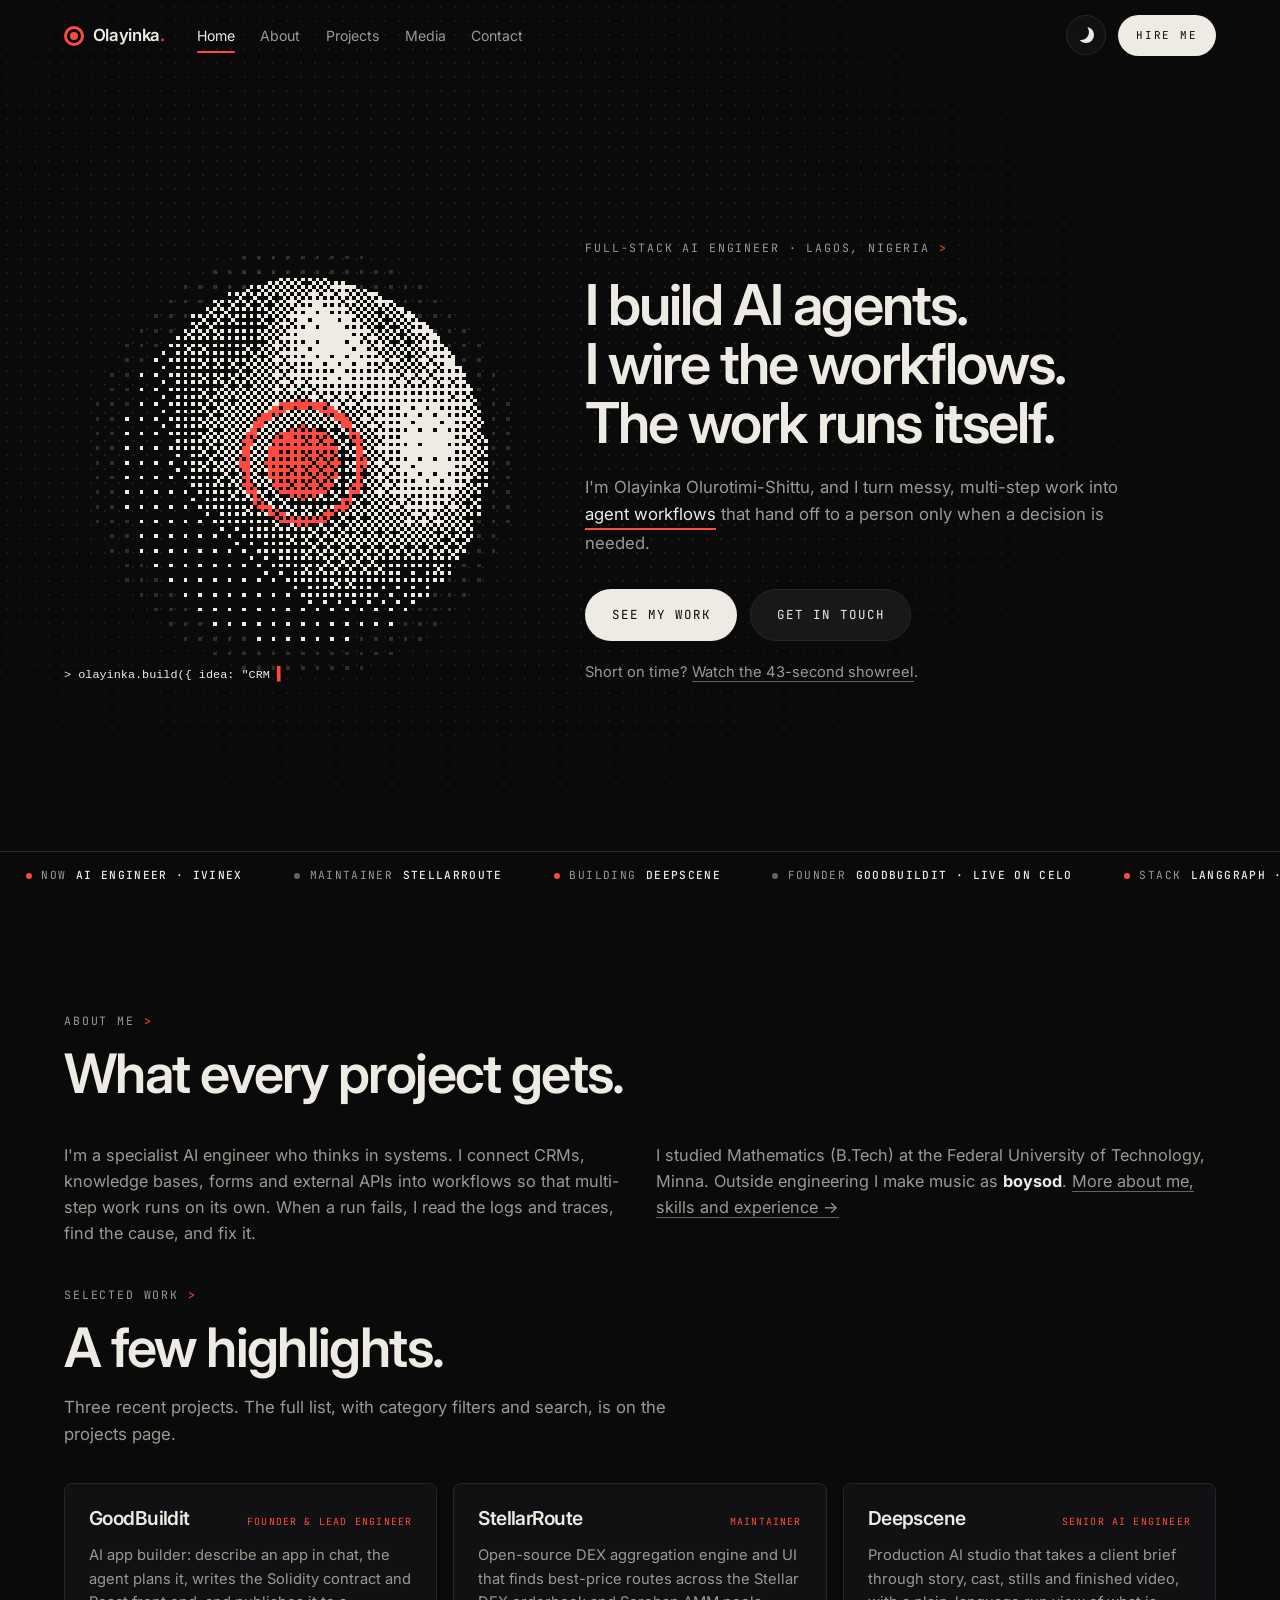
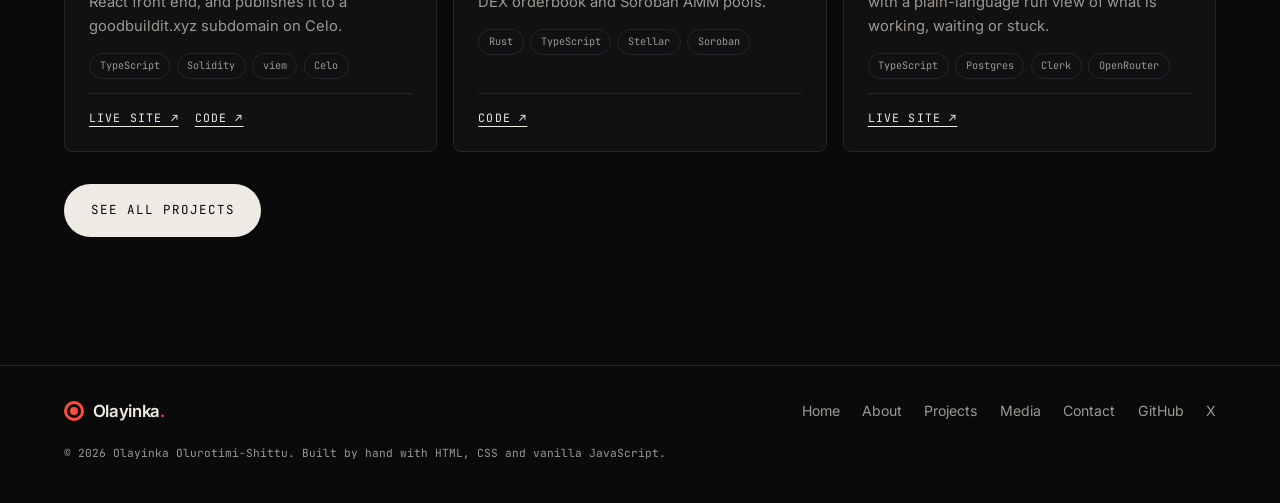
<file: index.html>
<!DOCTYPE html>
<html lang="en" data-theme="dark">
<head>
  <!-- =========================================================
       Olayinka Olurotimi-Shittu — Personal Portfolio
       Plain HTML + CSS + vanilla JavaScript (no framework).
       Multi-page site: each HTML file is one page; they share
       the same header, footer, CSS and JavaScript.
       Web Technologies – Lab Assessment
       ========================================================= -->
  <meta charset="UTF-8" />
  <meta name="viewport" content="width=device-width, initial-scale=1.0" />
  <title>Olayinka Olurotimi-Shittu — AI Engineer</title>
  <meta name="description" content="Portfolio of Olayinka Olurotimi-Shittu, a Lagos-based full-stack AI engineer who builds agent workflows, RAG systems and on-chain apps." />
  <meta name="theme-color" content="#0a0a0b" />
  <link rel="icon" href="assets/img/favicon.svg" type="image/svg+xml" />

  <!-- Fonts: Inter for headings/body, JetBrains Mono for the terminal-style labels -->
  <link rel="preconnect" href="https://fonts.googleapis.com" />
  <link rel="preconnect" href="https://fonts.gstatic.com" crossorigin />
  <link href="https://fonts.googleapis.com/css2?family=Inter:wght@400;500;600;700&family=JetBrains+Mono:wght@400;500&display=swap" rel="stylesheet" />

  <link rel="stylesheet" href="css/style.css" />

  <!-- Apply the saved theme BEFORE the page paints, so there is no flash of the wrong theme -->
  <script>
    (function () {
      document.documentElement.classList.add('js');
      var saved = localStorage.getItem('theme');
      if (saved) document.documentElement.setAttribute('data-theme', saved);
    })();
  </script>
</head>
<body>
  <!-- Thin bar at the very top that fills as the page is scrolled -->
  <div class="scroll-progress" id="scrollProgress" aria-hidden="true"></div>
  <!-- ===================== HEADER / NAVIGATION (same on every page) ===================== -->
  <header class="site-header" id="siteHeader">
    <div class="container header-inner">
      <a href="index.html" class="brand" aria-label="Back to the home page">
        <span class="brand-mark" aria-hidden="true"></span>
        <span class="brand-name">Olayinka<span class="brand-dot">.</span></span>
      </a>

      <nav class="main-nav" id="mainNav" aria-label="Main navigation">
        <ul class="nav-list">
          <li><a href="index.html" class="nav-link is-active" aria-current="page">Home</a></li>
          <li><a href="about.html" class="nav-link">About</a></li>
          <li><a href="projects.html" class="nav-link">Projects</a></li>
          <li><a href="media.html" class="nav-link">Media</a></li>
          <li><a href="contact.html" class="nav-link">Contact</a></li>
        </ul>
      </nav>

      <div class="header-actions">
        <button class="icon-btn" id="themeToggle" type="button" aria-label="Switch to light theme" title="Toggle theme">
          <span class="theme-icon" aria-hidden="true"></span>
        </button>
        <a href="contact.html" class="btn btn-solid btn-sm hide-mobile">Hire me</a>
        <button class="menu-toggle" id="menuToggle" type="button" aria-label="Open menu" aria-expanded="false" aria-controls="mainNav">
          <span></span><span></span><span></span>
        </button>
      </div>
    </div>
  </header>
  <main>
    <!-- ===================== HERO ===================== -->
    <section class="hero" id="home">
      <div class="dot-grid" aria-hidden="true"></div>
      <div class="container hero-inner">
        <div class="hero-art">
          <!-- Drawn by JavaScript: a rotating sphere rendered with ordered (Bayer) dithering -->
          <canvas id="ditherCanvas" class="dither-canvas" width="440" height="440" aria-label="Animated dithered sphere illustration" role="img"></canvas>
          <!-- Terminal snippet: JavaScript types these lines out one character at a time -->
          <pre class="terminal" id="terminal" aria-live="off"><code id="terminalText"></code><span class="caret" aria-hidden="true">▌</span></pre>
        </div>

        <div class="hero-copy">
          <p class="eyebrow reveal">Full-stack AI engineer · Lagos, Nigeria <span class="accent">&gt;</span></p>
          <h1 class="hero-title reveal">
            I build AI agents.<br />
            I wire the workflows.<br />
            The work runs itself.
          </h1>
          <p class="hero-sub reveal">
            I'm Olayinka Olurotimi-Shittu, and I turn messy, multi-step work into
            <span class="rotator" id="roleRotator" aria-live="polite">agent workflows</span>
            that hand off to a person only when a decision is needed.
          </p>
          <div class="hero-cta reveal">
            <a href="projects.html" class="btn btn-solid">See my work</a>
            <a href="contact.html" class="btn btn-ghost">Get in touch</a>
          </div>
          <p class="hero-note reveal">Short on time? <a href="media.html" class="underline">Watch the 43-second showreel</a>.</p>
        </div>
      </div>

      <!-- Ticker: JavaScript duplicates the items so the loop is seamless -->
      <div class="ticker" aria-label="Highlights">
        <div class="ticker-rail" id="tickerRail">
          <span class="tick"><i></i>NOW <b>AI ENGINEER · IVINEX</b></span>
          <span class="tick"><i></i>MAINTAINER <b>STELLARROUTE</b></span>
          <span class="tick"><i></i>BUILDING <b>DEEPSCENE</b></span>
          <span class="tick"><i></i>FOUNDER <b>GOODBUILDIT · LIVE ON CELO</b></span>
          <span class="tick"><i></i>STACK <b>LANGGRAPH · FASTAPI · TYPESCRIPT · SOLIDITY</b></span>
          <span class="tick"><i></i>MUSIC <b>BOYSOD</b></span>
        </div>
      </div>
    </section>

    <!-- ===================== SHORT INTRO + HIGHLIGHTS ===================== -->
    <section class="section" id="intro">
      <div class="container">
        <p class="label reveal">About me <span class="accent">&gt;</span></p>
        <h2 class="section-title reveal">What every project gets.</h2>
        <div class="about-intro reveal">
          <p>
            I'm a specialist AI engineer who thinks in systems. I connect CRMs, knowledge bases,
            forms and external APIs into workflows so that multi-step work runs on its own. When a
            run fails, I read the logs and traces, find the cause, and fix it.
          </p>
          <p>
            I studied Mathematics (B.Tech) at the Federal University of Technology, Minna. Outside
            engineering I make music as <strong>boysod</strong>.
            <a href="about.html" class="underline">More about me, skills and experience →</a>
          </p>
        </div>

        <p class="label reveal">Selected work <span class="accent">&gt;</span></p>
        <h2 class="section-title reveal">A few highlights.</h2>
        <p class="page-lede reveal">Three recent projects. The full list, with category filters and search, is on the projects page.</p>
        <!-- Cards are generated by JavaScript from the PROJECTS array in js/data.js -->
        <div class="project-grid" id="highlightGrid"></div>
        <div class="highlights-foot reveal">
          <a href="projects.html" class="btn btn-solid">See all projects</a>
        </div>
      </div>
    </section>
  </main>

  <!-- ===================== FOOTER (same on every page) ===================== -->
  <footer class="site-footer">
    <div class="container footer-inner">
      <a href="index.html" class="brand"><span class="brand-mark" aria-hidden="true"></span><span class="brand-name">Olayinka<span class="brand-dot">.</span></span></a>
      <nav class="footer-links" aria-label="Footer">
        <a href="index.html">Home</a><a href="about.html">About</a><a href="projects.html">Projects</a><a href="media.html">Media</a><a href="contact.html">Contact</a>
        <a href="https://github.com/yinkscss" target="_blank" rel="noopener">GitHub</a>
        <a href="https://x.com/boysod_" target="_blank" rel="noopener">X</a>
      </nav>
    </div>
    <div class="container">
      <p class="footer-note mono-copy">© <span id="year"></span> Olayinka Olurotimi-Shittu. Built by hand with HTML, CSS and vanilla JavaScript.</p>
    </div>
  </footer>

  <button class="back-to-top" id="backToTop" type="button" aria-label="Back to top">↑</button>

  <!-- Scripts: data first, then the logic that uses it. "defer" runs them after the HTML is parsed.
       The same two files are loaded on every page; each feature in main.js starts only if its markup is present. -->
  <script src="js/data.js" defer></script>
  <script src="js/main.js" defer></script>
</body>
</html>
</file>
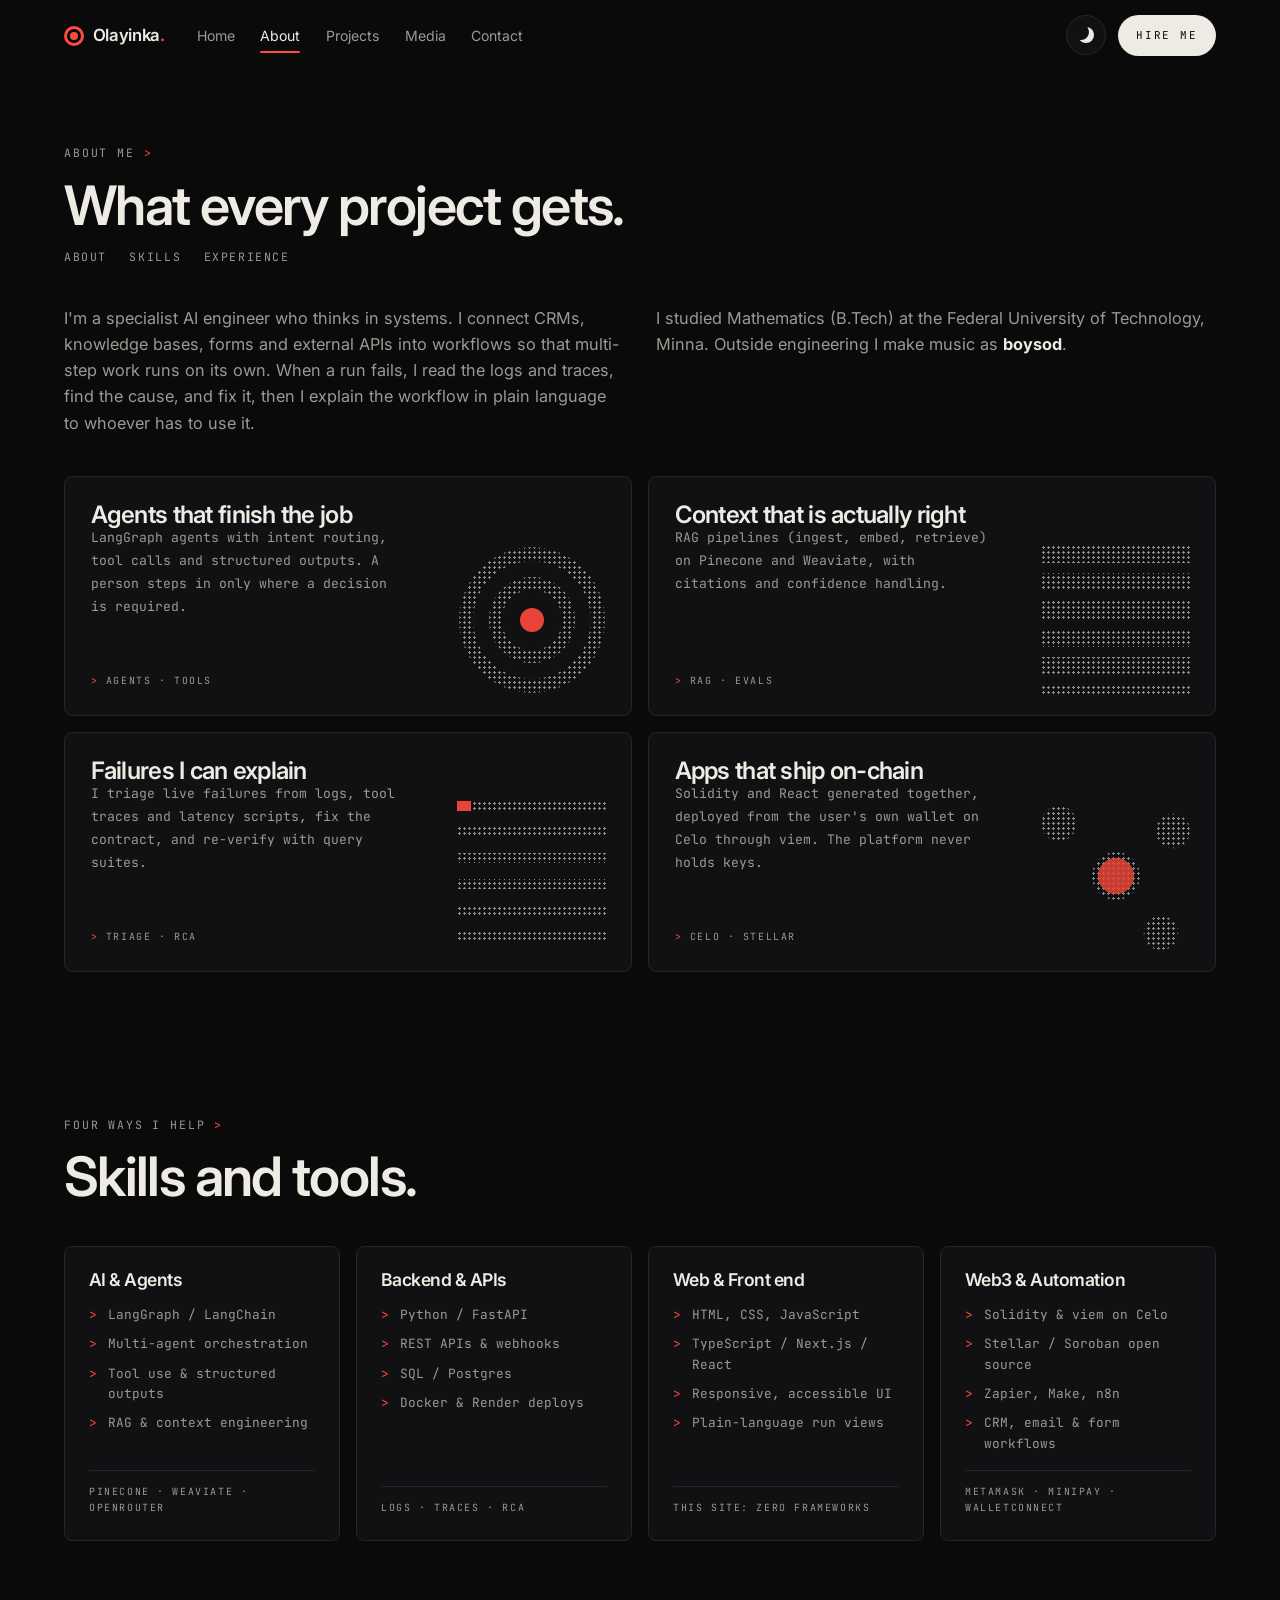
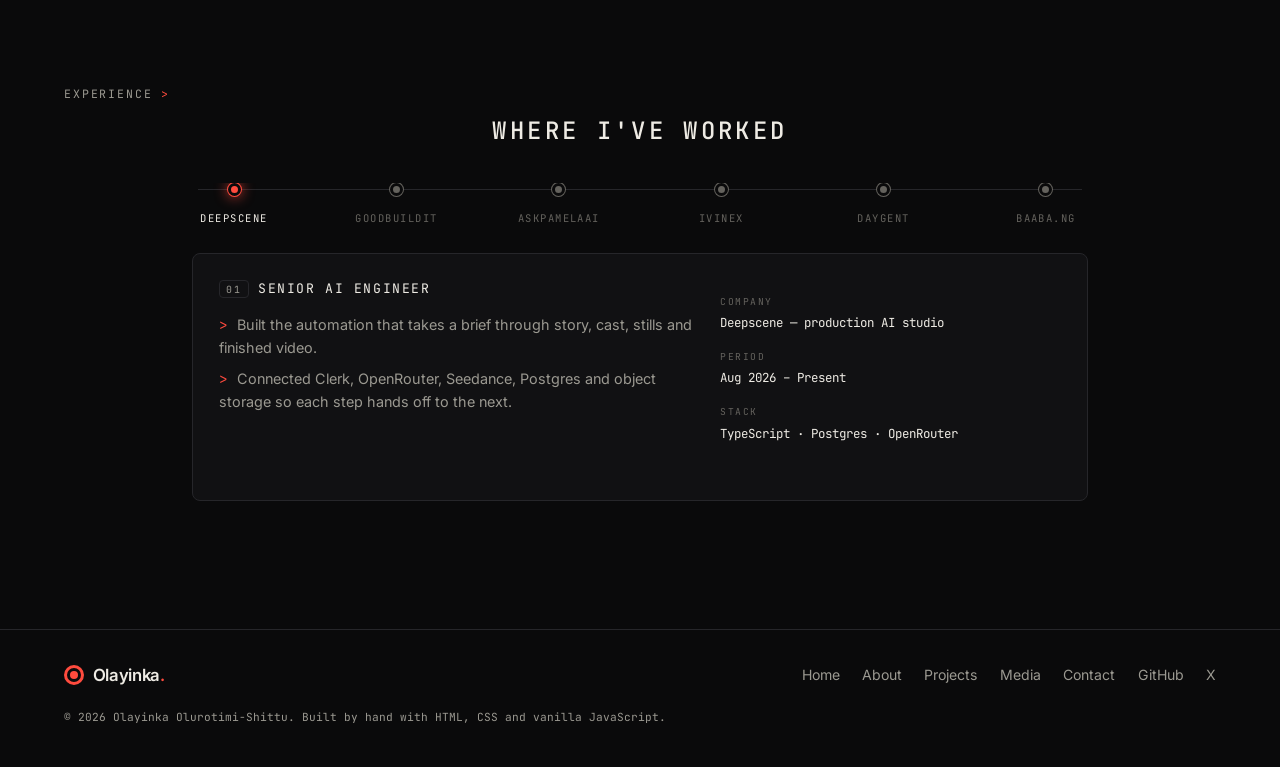
<file: about.html>
<!DOCTYPE html>
<html lang="en" data-theme="dark">
<head>
  <!-- =========================================================
       Olayinka Olurotimi-Shittu — Personal Portfolio
       Plain HTML + CSS + vanilla JavaScript (no framework).
       Multi-page site: each HTML file is one page; they share
       the same header, footer, CSS and JavaScript.
       Web Technologies – Lab Assessment
       ========================================================= -->
  <meta charset="UTF-8" />
  <meta name="viewport" content="width=device-width, initial-scale=1.0" />
  <title>About — Olayinka Olurotimi-Shittu</title>
  <meta name="description" content="About, skills and experience of Olayinka Olurotimi-Shittu, a Lagos-based full-stack AI engineer." />
  <meta name="theme-color" content="#0a0a0b" />
  <link rel="icon" href="assets/img/favicon.svg" type="image/svg+xml" />

  <!-- Fonts: Inter for headings/body, JetBrains Mono for the terminal-style labels -->
  <link rel="preconnect" href="https://fonts.googleapis.com" />
  <link rel="preconnect" href="https://fonts.gstatic.com" crossorigin />
  <link href="https://fonts.googleapis.com/css2?family=Inter:wght@400;500;600;700&family=JetBrains+Mono:wght@400;500&display=swap" rel="stylesheet" />

  <link rel="stylesheet" href="css/style.css" />

  <!-- Apply the saved theme BEFORE the page paints, so there is no flash of the wrong theme -->
  <script>
    (function () {
      document.documentElement.classList.add('js');
      var saved = localStorage.getItem('theme');
      if (saved) document.documentElement.setAttribute('data-theme', saved);
    })();
  </script>
</head>
<body>
  <!-- Thin bar at the very top that fills as the page is scrolled -->
  <div class="scroll-progress" id="scrollProgress" aria-hidden="true"></div>
  <!-- ===================== HEADER / NAVIGATION (same on every page) ===================== -->
  <header class="site-header" id="siteHeader">
    <div class="container header-inner">
      <a href="index.html" class="brand" aria-label="Back to the home page">
        <span class="brand-mark" aria-hidden="true"></span>
        <span class="brand-name">Olayinka<span class="brand-dot">.</span></span>
      </a>

      <nav class="main-nav" id="mainNav" aria-label="Main navigation">
        <ul class="nav-list">
          <li><a href="index.html" class="nav-link">Home</a></li>
          <li><a href="about.html" class="nav-link is-active" aria-current="page">About</a></li>
          <li><a href="projects.html" class="nav-link">Projects</a></li>
          <li><a href="media.html" class="nav-link">Media</a></li>
          <li><a href="contact.html" class="nav-link">Contact</a></li>
        </ul>
      </nav>

      <div class="header-actions">
        <button class="icon-btn" id="themeToggle" type="button" aria-label="Switch to light theme" title="Toggle theme">
          <span class="theme-icon" aria-hidden="true"></span>
        </button>
        <a href="contact.html" class="btn btn-solid btn-sm hide-mobile">Hire me</a>
        <button class="menu-toggle" id="menuToggle" type="button" aria-label="Open menu" aria-expanded="false" aria-controls="mainNav">
          <span></span><span></span><span></span>
        </button>
      </div>
    </div>
  </header>
  <main>
    <!-- ===================== ABOUT ===================== -->
    <section class="section page-start" id="about">
      <div class="container">
        <p class="label reveal">About me <span class="accent">&gt;</span></p>
        <h1 class="section-title reveal">What every project gets.</h1>
        <nav class="page-jump reveal" aria-label="On this page">
          <a href="#about">About</a>
          <a href="#skills">Skills</a>
          <a href="#experience">Experience</a>
        </nav>

        <div class="about-intro reveal">
          <p>
            I'm a specialist AI engineer who thinks in systems. I connect CRMs, knowledge bases,
            forms and external APIs into workflows so that multi-step work runs on its own. When a
            run fails, I read the logs and traces, find the cause, and fix it, then I explain the
            workflow in plain language to whoever has to use it.
          </p>
          <p>
            I studied Mathematics (B.Tech) at the Federal University of Technology, Minna. Outside
            engineering I make music as <strong>boysod</strong>.
          </p>
        </div>

        <div class="card-grid two">
          <article class="feature-card reveal">
            <div class="feature-text">
              <h2>Agents that finish the job</h2>
              <p class="mono-copy">LangGraph agents with intent routing, tool calls and structured outputs. A person steps in only where a decision is required.</p>
            </div>
            <div class="feature-art art-rings" aria-hidden="true"></div>
            <p class="card-tag"><span class="accent">&gt;</span> AGENTS · TOOLS</p>
          </article>
          <article class="feature-card reveal">
            <div class="feature-text">
              <h2>Context that is actually right</h2>
              <p class="mono-copy">RAG pipelines (ingest, embed, retrieve) on Pinecone and Weaviate, with citations and confidence handling.</p>
            </div>
            <div class="feature-art art-stack" aria-hidden="true"></div>
            <p class="card-tag"><span class="accent">&gt;</span> RAG · EVALS</p>
          </article>
          <article class="feature-card reveal">
            <div class="feature-text">
              <h2>Failures I can explain</h2>
              <p class="mono-copy">I triage live failures from logs, tool traces and latency scripts, fix the contract, and re-verify with query suites.</p>
            </div>
            <div class="feature-art art-list" aria-hidden="true"></div>
            <p class="card-tag"><span class="accent">&gt;</span> TRIAGE · RCA</p>
          </article>
          <article class="feature-card reveal">
            <div class="feature-text">
              <h2>Apps that ship on-chain</h2>
              <p class="mono-copy">Solidity and React generated together, deployed from the user's own wallet on Celo through viem. The platform never holds keys.</p>
            </div>
            <div class="feature-art art-orbit" aria-hidden="true"></div>
            <p class="card-tag"><span class="accent">&gt;</span> CELO · STELLAR</p>
          </article>
        </div>
      </div>
    </section>

    <!-- ===================== SKILLS ===================== -->
    <section class="section" id="skills">
      <div class="container">
        <p class="label reveal">Four ways I help <span class="accent">&gt;</span></p>
        <h2 class="section-title reveal">Skills and tools.</h2>
        <div class="card-grid four">
          <article class="skill-card reveal">
            <h3>AI &amp; Agents</h3>
            <ul class="chev-list">
              <li>LangGraph / LangChain</li>
              <li>Multi-agent orchestration</li>
              <li>Tool use &amp; structured outputs</li>
              <li>RAG &amp; context engineering</li>
            </ul>
            <p class="skill-meta">Pinecone · Weaviate · OpenRouter</p>
          </article>
          <article class="skill-card reveal">
            <h3>Backend &amp; APIs</h3>
            <ul class="chev-list">
              <li>Python / FastAPI</li>
              <li>REST APIs &amp; webhooks</li>
              <li>SQL / Postgres</li>
              <li>Docker &amp; Render deploys</li>
            </ul>
            <p class="skill-meta">Logs · traces · RCA</p>
          </article>
          <article class="skill-card reveal">
            <h3>Web &amp; Front end</h3>
            <ul class="chev-list">
              <li>HTML, CSS, JavaScript</li>
              <li>TypeScript / Next.js / React</li>
              <li>Responsive, accessible UI</li>
              <li>Plain-language run views</li>
            </ul>
            <p class="skill-meta">This site: zero frameworks</p>
          </article>
          <article class="skill-card reveal">
            <h3>Web3 &amp; Automation</h3>
            <ul class="chev-list">
              <li>Solidity &amp; viem on Celo</li>
              <li>Stellar / Soroban open source</li>
              <li>Zapier, Make, n8n</li>
              <li>CRM, email &amp; form workflows</li>
            </ul>
            <p class="skill-meta">MetaMask · MiniPay · WalletConnect</p>
          </article>
        </div>
      </div>
    </section>

    <!-- ===================== EXPERIENCE (interactive stepper) ===================== -->
    <section class="section" id="experience">
      <div class="container">
        <p class="label reveal">Experience <span class="accent">&gt;</span></p>
        <h2 class="section-title center reveal">WHERE I'VE WORKED</h2>
        <!-- JavaScript builds the dots and fills the panel from the experience array -->
        <div class="stepper reveal" id="stepper">
          <div class="stepper-track" id="stepperTrack" role="tablist" aria-label="Roles"></div>
          <div class="stepper-panel" id="stepperPanel" role="tabpanel" aria-live="polite"></div>
        </div>
      </div>
    </section>
  </main>

  <!-- ===================== FOOTER (same on every page) ===================== -->
  <footer class="site-footer">
    <div class="container footer-inner">
      <a href="index.html" class="brand"><span class="brand-mark" aria-hidden="true"></span><span class="brand-name">Olayinka<span class="brand-dot">.</span></span></a>
      <nav class="footer-links" aria-label="Footer">
        <a href="index.html">Home</a><a href="about.html">About</a><a href="projects.html">Projects</a><a href="media.html">Media</a><a href="contact.html">Contact</a>
        <a href="https://github.com/yinkscss" target="_blank" rel="noopener">GitHub</a>
        <a href="https://x.com/boysod_" target="_blank" rel="noopener">X</a>
      </nav>
    </div>
    <div class="container">
      <p class="footer-note mono-copy">© <span id="year"></span> Olayinka Olurotimi-Shittu. Built by hand with HTML, CSS and vanilla JavaScript.</p>
    </div>
  </footer>

  <button class="back-to-top" id="backToTop" type="button" aria-label="Back to top">↑</button>

  <!-- Scripts: data first, then the logic that uses it. "defer" runs them after the HTML is parsed.
       The same two files are loaded on every page; each feature in main.js starts only if its markup is present. -->
  <script src="js/data.js" defer></script>
  <script src="js/main.js" defer></script>
</body>
</html>
</file>
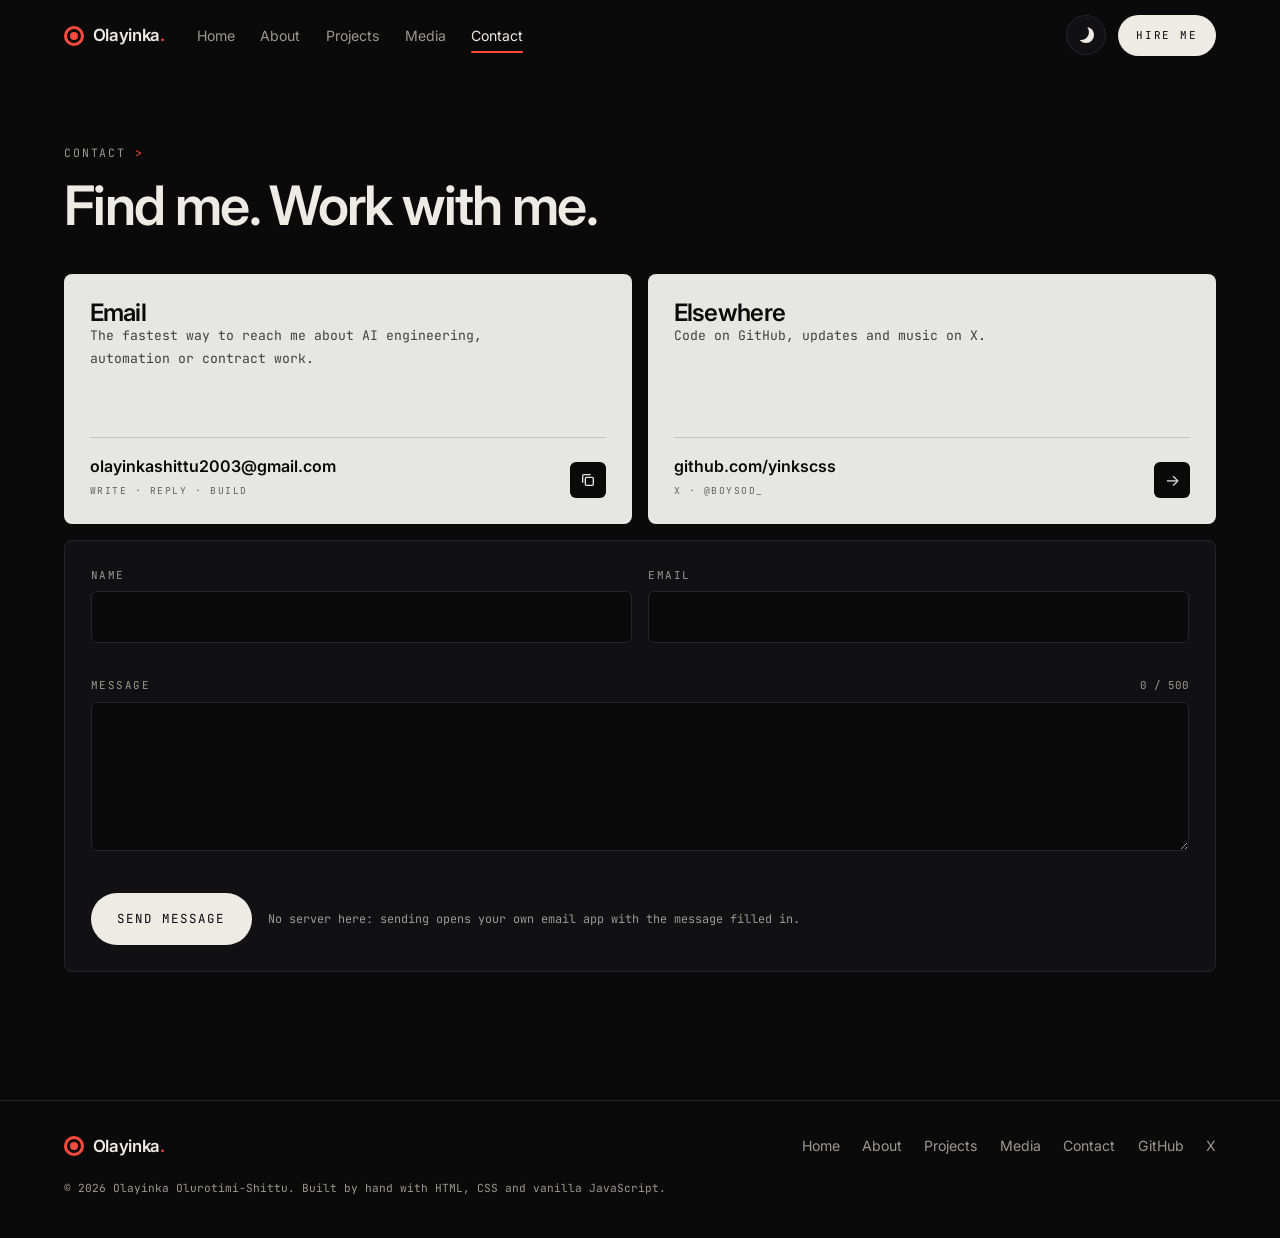
<file: contact.html>
<!DOCTYPE html>
<html lang="en" data-theme="dark">
<head>
  <!-- =========================================================
       Olayinka Olurotimi-Shittu — Personal Portfolio
       Plain HTML + CSS + vanilla JavaScript (no framework).
       Multi-page site: each HTML file is one page; they share
       the same header, footer, CSS and JavaScript.
       Web Technologies – Lab Assessment
       ========================================================= -->
  <meta charset="UTF-8" />
  <meta name="viewport" content="width=device-width, initial-scale=1.0" />
  <title>Contact — Olayinka Olurotimi-Shittu</title>
  <meta name="description" content="Get in touch with Olayinka Olurotimi-Shittu about AI engineering, automation or contract work." />
  <meta name="theme-color" content="#0a0a0b" />
  <link rel="icon" href="assets/img/favicon.svg" type="image/svg+xml" />

  <!-- Fonts: Inter for headings/body, JetBrains Mono for the terminal-style labels -->
  <link rel="preconnect" href="https://fonts.googleapis.com" />
  <link rel="preconnect" href="https://fonts.gstatic.com" crossorigin />
  <link href="https://fonts.googleapis.com/css2?family=Inter:wght@400;500;600;700&family=JetBrains+Mono:wght@400;500&display=swap" rel="stylesheet" />

  <link rel="stylesheet" href="css/style.css" />

  <!-- Apply the saved theme BEFORE the page paints, so there is no flash of the wrong theme -->
  <script>
    (function () {
      document.documentElement.classList.add('js');
      var saved = localStorage.getItem('theme');
      if (saved) document.documentElement.setAttribute('data-theme', saved);
    })();
  </script>
</head>
<body>
  <!-- Thin bar at the very top that fills as the page is scrolled -->
  <div class="scroll-progress" id="scrollProgress" aria-hidden="true"></div>
  <!-- ===================== HEADER / NAVIGATION (same on every page) ===================== -->
  <header class="site-header" id="siteHeader">
    <div class="container header-inner">
      <a href="index.html" class="brand" aria-label="Back to the home page">
        <span class="brand-mark" aria-hidden="true"></span>
        <span class="brand-name">Olayinka<span class="brand-dot">.</span></span>
      </a>

      <nav class="main-nav" id="mainNav" aria-label="Main navigation">
        <ul class="nav-list">
          <li><a href="index.html" class="nav-link">Home</a></li>
          <li><a href="about.html" class="nav-link">About</a></li>
          <li><a href="projects.html" class="nav-link">Projects</a></li>
          <li><a href="media.html" class="nav-link">Media</a></li>
          <li><a href="contact.html" class="nav-link is-active" aria-current="page">Contact</a></li>
        </ul>
      </nav>

      <div class="header-actions">
        <button class="icon-btn" id="themeToggle" type="button" aria-label="Switch to light theme" title="Toggle theme">
          <span class="theme-icon" aria-hidden="true"></span>
        </button>
        <a href="contact.html" class="btn btn-solid btn-sm hide-mobile">Hire me</a>
        <button class="menu-toggle" id="menuToggle" type="button" aria-label="Open menu" aria-expanded="false" aria-controls="mainNav">
          <span></span><span></span><span></span>
        </button>
      </div>
    </div>
  </header>
  <main>
    <!-- ===================== CONTACT ===================== -->
    <section class="section page-start" id="contact">
      <div class="container">
        <p class="label reveal">Contact <span class="accent">&gt;</span></p>
        <h1 class="section-title reveal">Find me. Work with me.</h1>
        <div class="card-grid two">
          <article class="paper-card reveal">
            <div>
              <h2>Email</h2>
              <p class="mono-copy">The fastest way to reach me about AI engineering, automation or contract work.</p>
            </div>
            <div class="paper-foot">
              <div>
                <p class="paper-title">olayinkashittu2003@gmail.com</p>
                <p class="paper-meta">WRITE · REPLY · BUILD</p>
              </div>
              <button class="square-btn" id="copyEmail" type="button" data-email="olayinkashittu2003@gmail.com" aria-label="Copy email address"><svg viewBox="0 0 24 24" width="16" height="16" aria-hidden="true"><rect x="8" y="8" width="12" height="12" rx="2" fill="none" stroke="currentColor" stroke-width="2"/><path d="M16 4H6a2 2 0 0 0-2 2v10" fill="none" stroke="currentColor" stroke-width="2"/></svg></button>
            </div>
          </article>
          <article class="paper-card reveal">
            <div>
              <h2>Elsewhere</h2>
              <p class="mono-copy">Code on GitHub, updates and music on X.</p>
            </div>
            <div class="paper-foot">
              <div>
                <p class="paper-title"><a href="https://github.com/yinkscss" target="_blank" rel="noopener">github.com/yinkscss</a></p>
                <p class="paper-meta"><a href="https://x.com/boysod_" target="_blank" rel="noopener">X · @boysod_</a></p>
              </div>
              <a class="square-btn" href="https://github.com/yinkscss" target="_blank" rel="noopener" aria-label="Open GitHub">→</a>
            </div>
          </article>
        </div>

        <!-- Contact form: validated in JavaScript. There is no backend; on success it opens the visitor's email app -->
        <form class="contact-form reveal" id="contactForm" novalidate>
          <div class="form-row">
            <div class="field">
              <label for="name">Name</label>
              <input id="name" name="name" type="text" autocomplete="name" />
              <p class="error" id="nameError" aria-live="polite"></p>
            </div>
            <div class="field">
              <label for="email">Email</label>
              <input id="email" name="email" type="email" autocomplete="email" />
              <p class="error" id="emailError" aria-live="polite"></p>
            </div>
          </div>
          <div class="field">
            <label for="message">Message <span class="counter" id="msgCounter">0 / 500</span></label>
            <textarea id="message" name="message" rows="5" maxlength="500"></textarea>
            <p class="error" id="messageError" aria-live="polite"></p>
          </div>
          <div class="form-foot">
            <button type="submit" class="btn btn-solid">Send message</button>
            <p class="form-status mono-copy" id="formStatus" aria-live="polite">No server here: sending opens your own email app with the message filled in.</p>
          </div>
        </form>
      </div>
    </section>
  </main>

  <!-- ===================== FOOTER (same on every page) ===================== -->
  <footer class="site-footer">
    <div class="container footer-inner">
      <a href="index.html" class="brand"><span class="brand-mark" aria-hidden="true"></span><span class="brand-name">Olayinka<span class="brand-dot">.</span></span></a>
      <nav class="footer-links" aria-label="Footer">
        <a href="index.html">Home</a><a href="about.html">About</a><a href="projects.html">Projects</a><a href="media.html">Media</a><a href="contact.html">Contact</a>
        <a href="https://github.com/yinkscss" target="_blank" rel="noopener">GitHub</a>
        <a href="https://x.com/boysod_" target="_blank" rel="noopener">X</a>
      </nav>
    </div>
    <div class="container">
      <p class="footer-note mono-copy">© <span id="year"></span> Olayinka Olurotimi-Shittu. Built by hand with HTML, CSS and vanilla JavaScript.</p>
    </div>
  </footer>

  <button class="back-to-top" id="backToTop" type="button" aria-label="Back to top">↑</button>

  <!-- Scripts: data first, then the logic that uses it. "defer" runs them after the HTML is parsed.
       The same two files are loaded on every page; each feature in main.js starts only if its markup is present. -->
  <script src="js/data.js" defer></script>
  <script src="js/main.js" defer></script>
</body>
</html>
</file>
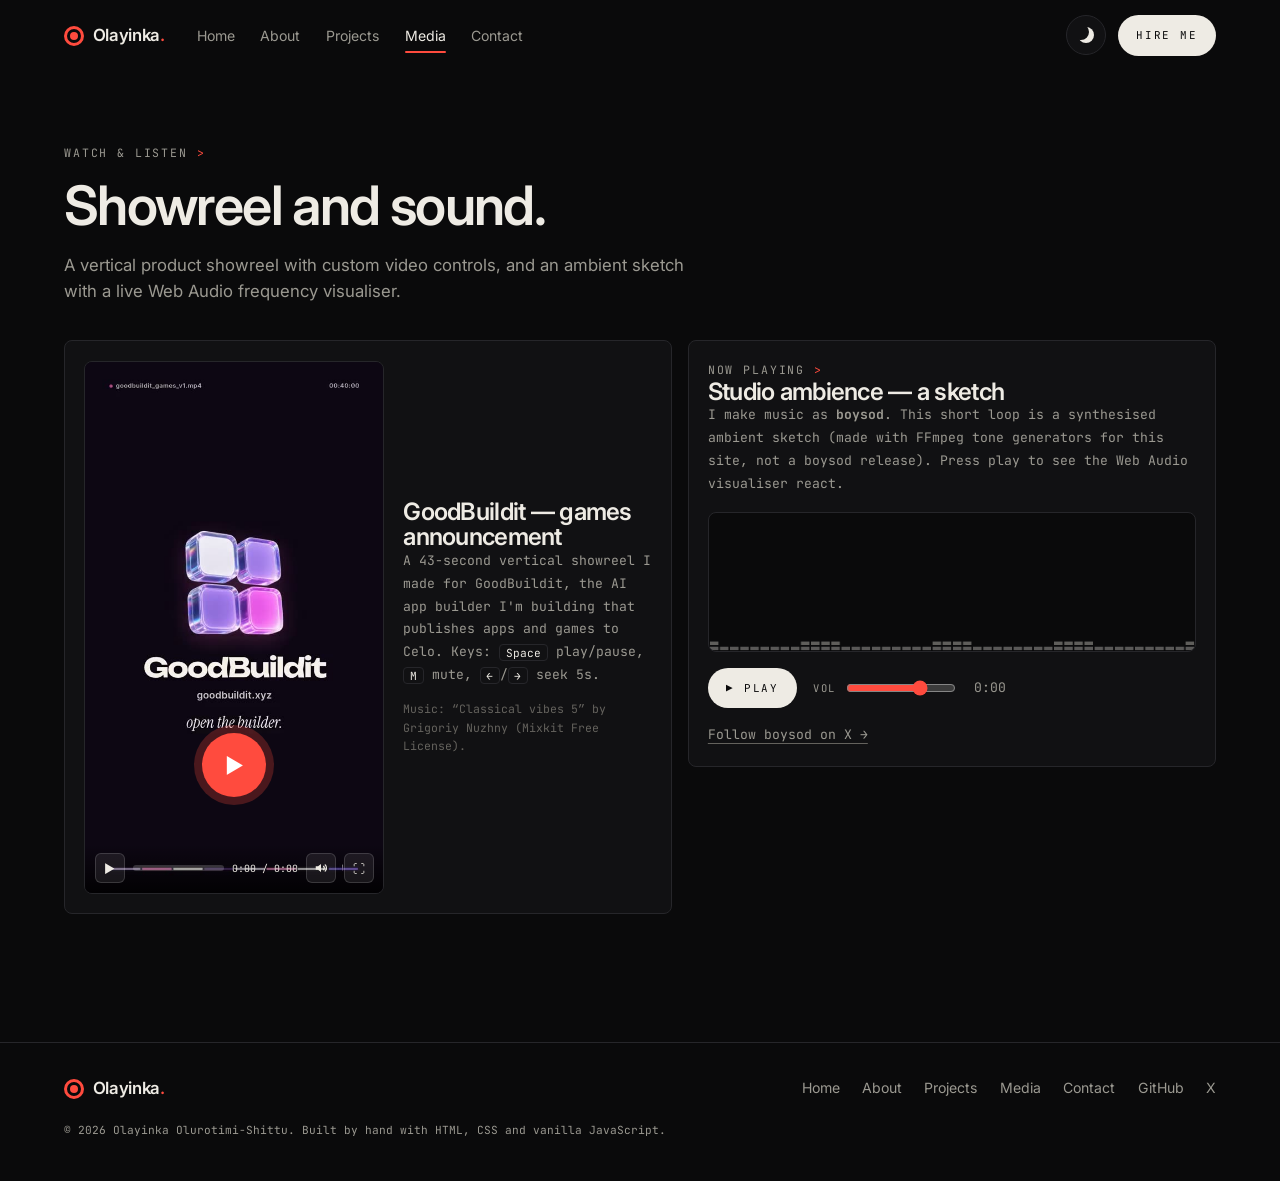
<file: media.html>
<!DOCTYPE html>
<html lang="en" data-theme="dark">
<head>
  <!-- =========================================================
       Olayinka Olurotimi-Shittu — Personal Portfolio
       Plain HTML + CSS + vanilla JavaScript (no framework).
       Multi-page site: each HTML file is one page; they share
       the same header, footer, CSS and JavaScript.
       Web Technologies – Lab Assessment
       ========================================================= -->
  <meta charset="UTF-8" />
  <meta name="viewport" content="width=device-width, initial-scale=1.0" />
  <title>Media — Olayinka Olurotimi-Shittu</title>
  <meta name="description" content="GoodBuildit showreel and a boysod ambient sketch with a live audio visualiser." />
  <meta name="theme-color" content="#0a0a0b" />
  <link rel="icon" href="assets/img/favicon.svg" type="image/svg+xml" />

  <!-- Fonts: Inter for headings/body, JetBrains Mono for the terminal-style labels -->
  <link rel="preconnect" href="https://fonts.googleapis.com" />
  <link rel="preconnect" href="https://fonts.gstatic.com" crossorigin />
  <link href="https://fonts.googleapis.com/css2?family=Inter:wght@400;500;600;700&family=JetBrains+Mono:wght@400;500&display=swap" rel="stylesheet" />

  <link rel="stylesheet" href="css/style.css" />

  <!-- Apply the saved theme BEFORE the page paints, so there is no flash of the wrong theme -->
  <script>
    (function () {
      document.documentElement.classList.add('js');
      var saved = localStorage.getItem('theme');
      if (saved) document.documentElement.setAttribute('data-theme', saved);
    })();
  </script>
</head>
<body>
  <!-- Thin bar at the very top that fills as the page is scrolled -->
  <div class="scroll-progress" id="scrollProgress" aria-hidden="true"></div>
  <!-- ===================== HEADER / NAVIGATION (same on every page) ===================== -->
  <header class="site-header" id="siteHeader">
    <div class="container header-inner">
      <a href="index.html" class="brand" aria-label="Back to the home page">
        <span class="brand-mark" aria-hidden="true"></span>
        <span class="brand-name">Olayinka<span class="brand-dot">.</span></span>
      </a>

      <nav class="main-nav" id="mainNav" aria-label="Main navigation">
        <ul class="nav-list">
          <li><a href="index.html" class="nav-link">Home</a></li>
          <li><a href="about.html" class="nav-link">About</a></li>
          <li><a href="projects.html" class="nav-link">Projects</a></li>
          <li><a href="media.html" class="nav-link is-active" aria-current="page">Media</a></li>
          <li><a href="contact.html" class="nav-link">Contact</a></li>
        </ul>
      </nav>

      <div class="header-actions">
        <button class="icon-btn" id="themeToggle" type="button" aria-label="Switch to light theme" title="Toggle theme">
          <span class="theme-icon" aria-hidden="true"></span>
        </button>
        <a href="contact.html" class="btn btn-solid btn-sm hide-mobile">Hire me</a>
        <button class="menu-toggle" id="menuToggle" type="button" aria-label="Open menu" aria-expanded="false" aria-controls="mainNav">
          <span></span><span></span><span></span>
        </button>
      </div>
    </div>
  </header>
  <main>
    <!-- ===================== MEDIA (video + audio) ===================== -->
    <section class="section page-start" id="media">
      <div class="container">
        <p class="label reveal">Watch &amp; listen <span class="accent">&gt;</span></p>
        <h1 class="section-title reveal">Showreel and sound.</h1>
        <p class="page-lede reveal">A vertical product showreel with custom video controls, and an ambient sketch with a live Web Audio frequency visualiser.</p>

        <div class="media-grid">
          <!-- VIDEO: a vertical product showreel with custom controls written in JavaScript -->
          <article class="media-card reveal">
            <div class="video-shell" id="videoShell" tabindex="0" aria-label="GoodBuildit showreel player. Space to play or pause, M to mute, arrow keys to seek.">
              <video id="showreel" preload="metadata" playsinline poster="assets/media/showreel-poster.jpg">
                <source src="assets/media/showreel-goodbuildit.mp4" type="video/mp4" />
                Your browser does not support HTML5 video.
              </video>
              <button class="big-play" id="bigPlay" type="button" aria-label="Play showreel">▶</button>
              <div class="video-controls" role="group" aria-label="Video controls">
                <button class="ctrl" id="vPlay" type="button" aria-label="Play">▶</button>
                <div class="progress" id="vProgress" role="slider" tabindex="0" aria-label="Seek" aria-valuemin="0" aria-valuemax="100" aria-valuenow="0">
                  <div class="progress-fill" id="vProgressFill"></div>
                </div>
                <span class="time mono-copy" id="vTime">0:00 / 0:00</span>
                <button class="ctrl" id="vMute" type="button" aria-label="Mute">
                  <svg class="ico-sound" viewBox="0 0 24 24" width="14" height="14" aria-hidden="true"><path fill="currentColor" d="M3 9h4l5-4v14l-5-4H3z"/><path d="M16 8.5a5 5 0 0 1 0 7M18.5 6a8.5 8 0 0 1 0 12" stroke="currentColor" stroke-width="2" fill="none"/></svg>
                  <svg class="ico-muted" viewBox="0 0 24 24" width="14" height="14" aria-hidden="true"><path fill="currentColor" d="M3 9h4l5-4v14l-5-4H3z"/><path d="M16 9l6 6M22 9l-6 6" stroke="currentColor" stroke-width="2"/></svg>
                </button>
                <button class="ctrl" id="vFull" type="button" aria-label="Full screen">⛶</button>
              </div>
            </div>
            <div class="media-text">
              <h2>GoodBuildit — games announcement</h2>
              <p class="mono-copy">A 43-second vertical showreel I made for GoodBuildit, the AI app builder I'm building that publishes apps and games to Celo. Keys: <kbd>Space</kbd> play/pause, <kbd>M</kbd> mute, <kbd>←</kbd>/<kbd>→</kbd> seek 5s.</p>
              <p class="credit">Music: “Classical vibes 5” by Grigoriy Nuzhny (Mixkit Free License).</p>
            </div>
          </article>

          <!-- AUDIO: a custom player with a live frequency visualiser (Web Audio API) -->
          <article class="media-card audio-card reveal">
            <div class="audio-head">
              <p class="label">Now playing <span class="accent">&gt;</span></p>
              <h2>Studio ambience — a sketch</h2>
              <p class="mono-copy">I make music as <strong>boysod</strong>. This short loop is a synthesised ambient sketch (made with FFmpeg tone generators for this site, not a boysod release). Press play to see the Web Audio visualiser react.</p>
            </div>
            <canvas id="visualiser" class="visualiser" width="600" height="160" aria-label="Audio frequency visualiser" role="img"></canvas>
            <audio id="ambientAudio" preload="metadata" loop>
              <source src="assets/media/ambient-sketch.mp3" type="audio/mpeg" />
            </audio>
            <div class="audio-controls">
              <button class="btn btn-solid btn-sm" id="aPlay" type="button">▶ Play</button>
              <label class="volume mono-copy">VOL
                <input type="range" id="aVolume" min="0" max="1" step="0.05" value="0.7" aria-label="Volume" />
              </label>
              <span class="time mono-copy" id="aTime">0:00</span>
            </div>
            <a class="underline mono-copy" href="https://x.com/boysod_" target="_blank" rel="noopener">Follow boysod on X →</a>
          </article>
        </div>
      </div>
    </section>
  </main>

  <!-- ===================== FOOTER (same on every page) ===================== -->
  <footer class="site-footer">
    <div class="container footer-inner">
      <a href="index.html" class="brand"><span class="brand-mark" aria-hidden="true"></span><span class="brand-name">Olayinka<span class="brand-dot">.</span></span></a>
      <nav class="footer-links" aria-label="Footer">
        <a href="index.html">Home</a><a href="about.html">About</a><a href="projects.html">Projects</a><a href="media.html">Media</a><a href="contact.html">Contact</a>
        <a href="https://github.com/yinkscss" target="_blank" rel="noopener">GitHub</a>
        <a href="https://x.com/boysod_" target="_blank" rel="noopener">X</a>
      </nav>
    </div>
    <div class="container">
      <p class="footer-note mono-copy">© <span id="year"></span> Olayinka Olurotimi-Shittu. Built by hand with HTML, CSS and vanilla JavaScript.</p>
    </div>
  </footer>

  <button class="back-to-top" id="backToTop" type="button" aria-label="Back to top">↑</button>

  <!-- Scripts: data first, then the logic that uses it. "defer" runs them after the HTML is parsed.
       The same two files are loaded on every page; each feature in main.js starts only if its markup is present. -->
  <script src="js/data.js" defer></script>
  <script src="js/main.js" defer></script>
</body>
</html>
</file>
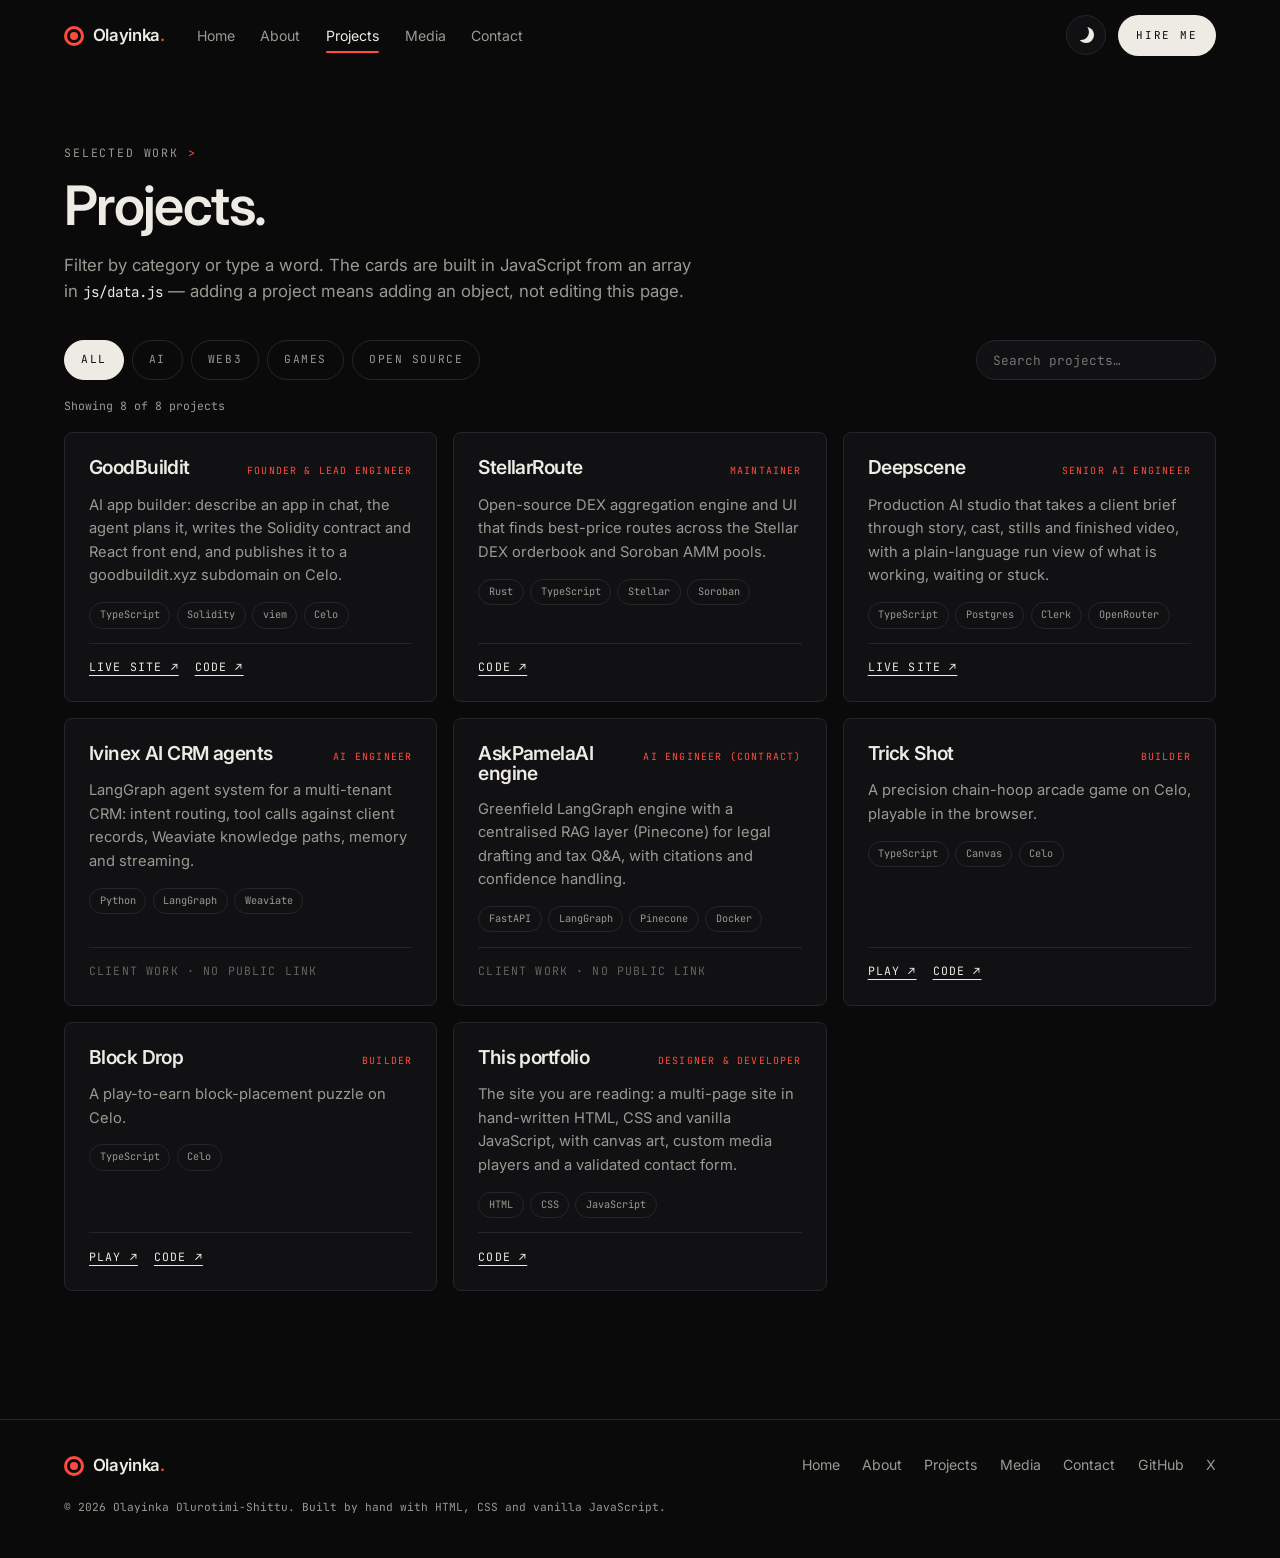
<file: projects.html>
<!DOCTYPE html>
<html lang="en" data-theme="dark">
<head>
  <!-- =========================================================
       Olayinka Olurotimi-Shittu — Personal Portfolio
       Plain HTML + CSS + vanilla JavaScript (no framework).
       Multi-page site: each HTML file is one page; they share
       the same header, footer, CSS and JavaScript.
       Web Technologies – Lab Assessment
       ========================================================= -->
  <meta charset="UTF-8" />
  <meta name="viewport" content="width=device-width, initial-scale=1.0" />
  <title>Projects — Olayinka Olurotimi-Shittu</title>
  <meta name="description" content="Selected AI, Web3, games and open-source projects by Olayinka Olurotimi-Shittu." />
  <meta name="theme-color" content="#0a0a0b" />
  <link rel="icon" href="assets/img/favicon.svg" type="image/svg+xml" />

  <!-- Fonts: Inter for headings/body, JetBrains Mono for the terminal-style labels -->
  <link rel="preconnect" href="https://fonts.googleapis.com" />
  <link rel="preconnect" href="https://fonts.gstatic.com" crossorigin />
  <link href="https://fonts.googleapis.com/css2?family=Inter:wght@400;500;600;700&family=JetBrains+Mono:wght@400;500&display=swap" rel="stylesheet" />

  <link rel="stylesheet" href="css/style.css" />

  <!-- Apply the saved theme BEFORE the page paints, so there is no flash of the wrong theme -->
  <script>
    (function () {
      document.documentElement.classList.add('js');
      var saved = localStorage.getItem('theme');
      if (saved) document.documentElement.setAttribute('data-theme', saved);
    })();
  </script>
</head>
<body>
  <!-- Thin bar at the very top that fills as the page is scrolled -->
  <div class="scroll-progress" id="scrollProgress" aria-hidden="true"></div>
  <!-- ===================== HEADER / NAVIGATION (same on every page) ===================== -->
  <header class="site-header" id="siteHeader">
    <div class="container header-inner">
      <a href="index.html" class="brand" aria-label="Back to the home page">
        <span class="brand-mark" aria-hidden="true"></span>
        <span class="brand-name">Olayinka<span class="brand-dot">.</span></span>
      </a>

      <nav class="main-nav" id="mainNav" aria-label="Main navigation">
        <ul class="nav-list">
          <li><a href="index.html" class="nav-link">Home</a></li>
          <li><a href="about.html" class="nav-link">About</a></li>
          <li><a href="projects.html" class="nav-link is-active" aria-current="page">Projects</a></li>
          <li><a href="media.html" class="nav-link">Media</a></li>
          <li><a href="contact.html" class="nav-link">Contact</a></li>
        </ul>
      </nav>

      <div class="header-actions">
        <button class="icon-btn" id="themeToggle" type="button" aria-label="Switch to light theme" title="Toggle theme">
          <span class="theme-icon" aria-hidden="true"></span>
        </button>
        <a href="contact.html" class="btn btn-solid btn-sm hide-mobile">Hire me</a>
        <button class="menu-toggle" id="menuToggle" type="button" aria-label="Open menu" aria-expanded="false" aria-controls="mainNav">
          <span></span><span></span><span></span>
        </button>
      </div>
    </div>
  </header>
  <main>
    <!-- ===================== PROJECTS ===================== -->
    <section class="section page-start" id="projects">
      <div class="container">
        <p class="label reveal">Selected work <span class="accent">&gt;</span></p>
        <h1 class="section-title reveal">Projects.</h1>
        <p class="page-lede reveal">Filter by category or type a word. The cards are built in JavaScript from an array in <code>js/data.js</code> — adding a project means adding an object, not editing this page.</p>

        <!-- Filter buttons + search. The cards below are generated by JavaScript from an array in js/data.js -->
        <div class="project-toolbar reveal">
          <div class="filters" id="projectFilters" role="group" aria-label="Filter projects by category">
            <button class="filter-btn is-active" data-filter="all" aria-pressed="true">All</button>
            <button class="filter-btn" data-filter="ai" aria-pressed="false">AI</button>
            <button class="filter-btn" data-filter="web3" aria-pressed="false">Web3</button>
            <button class="filter-btn" data-filter="games" aria-pressed="false">Games</button>
            <button class="filter-btn" data-filter="open-source" aria-pressed="false">Open source</button>
          </div>
          <label class="search">
            <span class="visually-hidden">Search projects</span>
            <input type="search" id="projectSearch" placeholder="Search projects…" autocomplete="off" />
          </label>
        </div>
        <p class="project-count mono-copy" id="projectCount" aria-live="polite"></p>
        <div class="project-grid" id="projectGrid"></div>
      </div>
    </section>
  </main>

  <!-- ===================== FOOTER (same on every page) ===================== -->
  <footer class="site-footer">
    <div class="container footer-inner">
      <a href="index.html" class="brand"><span class="brand-mark" aria-hidden="true"></span><span class="brand-name">Olayinka<span class="brand-dot">.</span></span></a>
      <nav class="footer-links" aria-label="Footer">
        <a href="index.html">Home</a><a href="about.html">About</a><a href="projects.html">Projects</a><a href="media.html">Media</a><a href="contact.html">Contact</a>
        <a href="https://github.com/yinkscss" target="_blank" rel="noopener">GitHub</a>
        <a href="https://x.com/boysod_" target="_blank" rel="noopener">X</a>
      </nav>
    </div>
    <div class="container">
      <p class="footer-note mono-copy">© <span id="year"></span> Olayinka Olurotimi-Shittu. Built by hand with HTML, CSS and vanilla JavaScript.</p>
    </div>
  </footer>

  <button class="back-to-top" id="backToTop" type="button" aria-label="Back to top">↑</button>

  <!-- Scripts: data first, then the logic that uses it. "defer" runs them after the HTML is parsed.
       The same two files are loaded on every page; each feature in main.js starts only if its markup is present. -->
  <script src="js/data.js" defer></script>
  <script src="js/main.js" defer></script>
</body>
</html>
</file>
<file: css/style.css>
/* =============================================================
   style.css — all styling for the portfolio.
   Design direction: near-black "ink" background, warm "bone"
   text, a single red "seal" accent, dotted grids, monospace
   labels with wide letter-spacing, pill buttons and bordered
   panels. Colours live in CSS custom properties (variables) so
   the light theme only has to swap the variable values.
   ============================================================= */

/* ---------- 1. Design tokens (CSS variables) ---------- */
:root,
[data-theme="dark"] {
  --bg: #0a0a0b;          /* ink */
  --panel: #111113;
  --raised: #18181b;
  --line: #26262a;
  --text: #eeebe4;        /* bone */
  --muted: #9b9991;
  --dim: #64625d;
  --accent: #ff4b3e;      /* seal red */
  --ok: #3ccf8e;
  --paper: #e6e6e3;
  --paper-ink: #0a0a0b;
  --dot: rgba(238, 235, 228, 0.09);
  --header-bg: rgba(10, 10, 11, 0.72);

  --font-sans: "Inter", -apple-system, BlinkMacSystemFont, "Segoe UI", Roboto, Arial, sans-serif;
  --font-mono: "JetBrains Mono", ui-monospace, SFMono-Regular, Menlo, Consolas, monospace;
  --radius: 0.5rem;
  --radius-pill: 999px;
  --container: 72rem;
  --header-h: 72px;
  --ease: cubic-bezier(0.2, 0.7, 0.2, 1);
}

/* Light theme: same layout, different variable values */
[data-theme="light"] {
  --bg: #eeebe4;
  --panel: #f6f4ef;
  --raised: #e6e3db;
  --line: #d3cfc5;
  --text: #121214;
  --muted: #55534e;
  --dim: #8a877f;
  --paper: #121214;
  --paper-ink: #eeebe4;
  --dot: rgba(18, 18, 20, 0.10);
  --header-bg: rgba(238, 235, 228, 0.78);
}

/* ---------- 2. Base / reset ---------- */
*, *::before, *::after { box-sizing: border-box; }
html { scroll-behavior: smooth; -webkit-text-size-adjust: 100%; }
body {
  margin: 0;
  background: var(--bg);
  color: var(--text);
  font-family: var(--font-sans);
  line-height: 1.6;
  -webkit-font-smoothing: antialiased;
  transition: background-color .35s var(--ease), color .35s var(--ease);
}
img, video, canvas { display: block; max-width: 100%; }
a { color: inherit; text-decoration: none; }
button { font: inherit; color: inherit; cursor: pointer; }
h1, h2, h3 { margin: 0; letter-spacing: -0.03em; line-height: 1.05; font-weight: 600; }
p { margin: 0; }
:focus-visible { outline: 2px solid var(--accent); outline-offset: 3px; border-radius: 4px; }
.visually-hidden { position: absolute; width: 1px; height: 1px; overflow: hidden; clip: rect(0 0 0 0); white-space: nowrap; }

.container { width: min(100% - 2.5rem, var(--container)); margin-inline: auto; }
.section { padding: 7rem 0 2rem; scroll-margin-top: var(--header-h); }
.accent { color: var(--accent); }
.underline { text-decoration: underline; text-underline-offset: 4px; text-decoration-color: var(--dim); }
.underline:hover { text-decoration-color: var(--accent); }

/* Monospace uppercase "label" text — a signature of this design */
.label, .eyebrow, .card-tag, .skill-meta, .paper-meta {
  font-family: var(--font-mono);
  font-size: .72rem;
  letter-spacing: .16em;
  text-transform: uppercase;
  color: var(--muted);
}
.mono-copy { font-family: var(--font-mono); font-size: .82rem; line-height: 1.75; color: var(--muted); }
.section-title { font-size: clamp(2.1rem, 5vw, 3.4rem); margin: .9rem 0 2.5rem; }
.section-title.center { text-align: center; font-family: var(--font-mono); font-weight: 500; font-size: clamp(1.1rem, 2.4vw, 1.5rem); letter-spacing: .14em; }

/* ---------- 3. Buttons ---------- */
.btn {
  display: inline-flex; align-items: center; gap: .5rem;
  padding: .95rem 1.6rem;
  border-radius: var(--radius-pill);
  font-family: var(--font-mono); font-size: .78rem; letter-spacing: .16em; text-transform: uppercase;
  border: 1px solid transparent;
  transition: transform .2s var(--ease), background-color .2s, border-color .2s;
}
.btn:hover { transform: translateY(-2px); }
.btn-solid { background: var(--text); color: var(--bg); }
.btn-ghost { background: var(--raised); border-color: var(--line); }
.btn-ghost:hover { border-color: var(--muted); }
.btn-sm { padding: .65rem 1.1rem; font-size: .68rem; }
.icon-btn {
  width: 40px; height: 40px; border-radius: 50%;
  border: 1px solid var(--line); background: var(--panel);
  display: grid; place-items: center;
}
/* The theme icon is drawn with CSS: a moon in dark mode, a sun in light mode */
.theme-icon { width: 16px; height: 16px; border-radius: 50%; box-shadow: inset -5px -3px 0 0 var(--text); transition: .3s; }
[data-theme="light"] .theme-icon { box-shadow: 0 0 0 2px var(--text), 0 0 0 5px transparent; background: var(--text); transform: scale(.65); }

/* ---------- 4. Header & navigation ---------- */
.scroll-progress { position: fixed; top: 0; left: 0; height: 2px; width: 0; background: var(--accent); z-index: 60; }
.site-header {
  position: fixed; inset: 0 0 auto 0; height: var(--header-h); z-index: 50;
  transition: background-color .3s, border-color .3s, height .3s;
  border-bottom: 1px solid transparent;
}
.site-header.is-scrolled { background: var(--header-bg); backdrop-filter: blur(8px); -webkit-backdrop-filter: blur(8px); border-color: var(--line); height: 60px; }
.header-inner { height: 100%; display: flex; align-items: center; gap: 2rem; }
.brand { display: inline-flex; align-items: center; gap: .55rem; font-weight: 600; letter-spacing: -0.02em; font-size: 1.05rem; }
.brand-mark { width: 20px; height: 20px; border-radius: 50%; border: 3px solid var(--accent); position: relative; }
.brand-mark::after { content: ""; position: absolute; inset: 3px; border-radius: 50%; background: var(--accent); }
.brand-dot { color: var(--accent); }
.main-nav { flex: 1; }
.nav-list { list-style: none; margin: 0; padding: 0; display: flex; gap: 1.6rem; }
.nav-link { font-size: .88rem; color: var(--muted); position: relative; padding: .3rem 0; transition: color .2s; }
.nav-link:hover, .nav-link.is-active { color: var(--text); }
.nav-link.is-active::after { content: ""; position: absolute; left: 0; right: 0; bottom: -4px; height: 2px; background: var(--accent); border-radius: 2px; }
.header-actions { display: flex; align-items: center; gap: .75rem; margin-left: auto; }
.menu-toggle { display: none; width: 40px; height: 40px; border: 1px solid var(--line); background: var(--panel); border-radius: 50%; padding: 0; position: relative; }
.menu-toggle span { position: absolute; left: 11px; right: 11px; height: 1.5px; background: var(--text); transition: transform .3s var(--ease), opacity .2s; }
.menu-toggle span:nth-child(1) { top: 14px; } .menu-toggle span:nth-child(2) { top: 19px; } .menu-toggle span:nth-child(3) { top: 24px; }
.menu-toggle[aria-expanded="true"] span:nth-child(1) { transform: translateY(5px) rotate(45deg); }
.menu-toggle[aria-expanded="true"] span:nth-child(2) { opacity: 0; }
.menu-toggle[aria-expanded="true"] span:nth-child(3) { transform: translateY(-5px) rotate(-45deg); }

/* ---------- 5. Hero ---------- */
.hero { position: relative; min-height: 100vh; min-height: 100svh; display: flex; flex-direction: column; padding-top: var(--header-h); overflow: hidden; }
/* Dotted grid made purely with a repeating radial gradient */
.dot-grid {
  position: absolute; inset: 0; pointer-events: none;
  background-image: radial-gradient(var(--dot) 1px, transparent 1.3px);
  background-size: 14px 14px;
  -webkit-mask-image: radial-gradient(ellipse at 35% 40%, #000 30%, transparent 75%);
  mask-image: radial-gradient(ellipse at 35% 40%, #000 30%, transparent 75%);
}
.hero-inner { flex: 1; display: grid; grid-template-columns: 0.9fr 1.2fr; align-items: center; gap: 3rem; position: relative; padding: 3rem 0; }
.hero-art { position: relative; display: grid; place-items: center; }
.dither-canvas { width: min(100%, 440px); height: auto; aspect-ratio: 1; image-rendering: pixelated; }
.terminal {
  position: absolute; left: 0; bottom: -1.5rem; margin: 0;
  font-family: var(--font-mono); font-size: .74rem; line-height: 1.6; color: var(--text);
  white-space: pre-wrap; min-height: 3.4em; max-width: 100%;
}
.caret { color: var(--accent); animation: caret 1s step-end infinite; }
@keyframes caret { 50% { opacity: 0; } }
.hero-title { font-size: clamp(2.4rem, 4.4vw, 3.9rem); letter-spacing: -0.035em; margin: 1.1rem 0 1.4rem; }
.hero-sub { color: var(--muted); max-width: 34rem; font-size: 1.05rem; }
.rotator { color: var(--text); border-bottom: 2px solid var(--accent); display: inline-block; transition: opacity .3s, transform .3s; }
.rotator.is-out { opacity: 0; transform: translateY(6px); }
.hero-cta { display: flex; flex-wrap: wrap; gap: .8rem; margin: 2rem 0 1.2rem; }
.hero-note { color: var(--muted); font-size: .92rem; }

/* Ticker: two copies of the items slide left by 50% forever */
.ticker { border-top: 1px solid var(--line); overflow: hidden; position: relative; }
.ticker-rail { display: flex; width: max-content; animation: ticker 40s linear infinite; }
.ticker:hover .ticker-rail { animation-play-state: paused; }
@keyframes ticker { to { transform: translateX(-50%); } }
.tick { font-family: var(--font-mono); font-size: .7rem; letter-spacing: .12em; color: var(--muted); padding: .95rem 1.6rem; white-space: nowrap; display: inline-flex; align-items: center; gap: .6rem; }
.tick b { color: var(--text); font-weight: 500; }
.tick i { width: 6px; height: 6px; border-radius: 50%; background: var(--accent); }
.tick:nth-child(2n) i { background: var(--dim); }

/* ---------- 6. Cards (about, skills) ---------- */
.about-intro { display: grid; grid-template-columns: 1fr 1fr; gap: 2rem; margin-bottom: 2.5rem; color: var(--muted); font-size: 1.02rem; }
.about-intro strong { color: var(--text); }
.card-grid { display: grid; gap: 1rem; }
.card-grid.two { grid-template-columns: repeat(2, 1fr); }
.card-grid.four { grid-template-columns: repeat(4, 1fr); }
.feature-card, .skill-card, .project-card, .media-card, .stepper-panel {
  background: var(--panel); border: 1px solid var(--line); border-radius: var(--radius);
  transition: border-color .25s, transform .25s var(--ease);
}
.feature-card { position: relative; min-height: 240px; padding: 1.6rem; overflow: hidden; display: flex; flex-direction: column; }
.feature-card:hover, .skill-card:hover, .project-card:hover { border-color: var(--dim); }
.feature-text { max-width: 62%; position: relative; z-index: 1; }
.feature-card h3 { font-size: 1.2rem; margin-bottom: .7rem; }
.card-tag { margin-top: auto; padding-top: 1.5rem; font-size: .62rem; position: relative; z-index: 1; }
/* Decorative "dithered" art built only with gradients (no images) */
.feature-art { position: absolute; right: 1.5rem; bottom: 1.2rem; width: 150px; height: 150px; opacity: .9; }
.feature-art::before { content: ""; position: absolute; inset: 0; background-image: radial-gradient(var(--muted) 1px, transparent 1.4px); background-size: 5px 5px; }
.art-rings::before { -webkit-mask: radial-gradient(circle, transparent 28%, #000 29% 40%, transparent 41% 55%, #000 56% 68%, transparent 69%); mask: radial-gradient(circle, transparent 28%, #000 29% 40%, transparent 41% 55%, #000 56% 68%, transparent 69%); }
.art-rings::after { content: ""; position: absolute; inset: 42%; border-radius: 50%; background: var(--accent); }
.art-stack::before { -webkit-mask: repeating-linear-gradient(180deg, #000 0 18px, transparent 18px 28px); mask: repeating-linear-gradient(180deg, #000 0 18px, transparent 18px 28px); }
.art-list::before { -webkit-mask: repeating-linear-gradient(180deg, #000 0 10px, transparent 10px 26px), linear-gradient(90deg, #000 20%, transparent 20% 30%, #000 30%); mask: repeating-linear-gradient(180deg, #000 0 10px, transparent 10px 26px); }
.art-list::after { content: ""; position: absolute; left: 0; top: 0; width: 14px; height: 10px; background: var(--accent); }
.art-orbit::before { -webkit-mask: radial-gradient(circle at 50% 50%, #000 22%, transparent 23%), radial-gradient(circle at 12% 15%, #000 9%, transparent 10%), radial-gradient(circle at 88% 20%, #000 9%, transparent 10%), radial-gradient(circle at 80% 88%, #000 9%, transparent 10%); mask: radial-gradient(circle at 50% 50%, #000 22%, transparent 23%), radial-gradient(circle at 12% 15%, #000 9%, transparent 10%), radial-gradient(circle at 88% 20%, #000 9%, transparent 10%), radial-gradient(circle at 80% 88%, #000 9%, transparent 10%); }
.art-orbit::after { content: ""; position: absolute; inset: 38%; border-radius: 50%; background: var(--accent); opacity: .85; }

.skill-card { padding: 1.5rem; display: flex; flex-direction: column; gap: 1rem; }
.skill-card h3 { font-size: 1.1rem; }
.chev-list { list-style: none; padding: 0; margin: 0; display: grid; gap: .55rem; font-family: var(--font-mono); font-size: .8rem; color: var(--muted); }
.chev-list li { padding-left: 1.2rem; position: relative; }
.chev-list li::before { content: ">"; position: absolute; left: 0; color: var(--accent); }
.skill-meta { margin-top: auto; padding-top: .8rem; border-top: 1px solid var(--line); font-size: .62rem; }

/* ---------- 7. Projects ---------- */
.project-toolbar { display: flex; flex-wrap: wrap; justify-content: space-between; gap: 1rem; margin-bottom: 1rem; }
.filters { display: flex; flex-wrap: wrap; gap: .5rem; }
.filter-btn { font-family: var(--font-mono); font-size: .7rem; letter-spacing: .14em; text-transform: uppercase; padding: .6rem 1rem; border-radius: var(--radius-pill); border: 1px solid var(--line); background: transparent; color: var(--muted); transition: .2s; }
.filter-btn:hover { color: var(--text); border-color: var(--muted); }
.filter-btn.is-active { background: var(--text); color: var(--bg); border-color: var(--text); }
.search input { font-family: var(--font-mono); font-size: .8rem; padding: .65rem 1rem; width: 240px; max-width: 100%; border-radius: var(--radius-pill); border: 1px solid var(--line); background: var(--panel); color: var(--text); }
.project-count { margin-bottom: 1rem; font-size: .72rem; }
.project-grid { display: grid; grid-template-columns: repeat(3, 1fr); gap: 1rem; }
.project-card { padding: 1.5rem; display: flex; flex-direction: column; gap: .9rem; animation: cardIn .45s var(--ease) both; }
@keyframes cardIn { from { opacity: 0; transform: translateY(14px); } }
.project-card .card-top { display: flex; justify-content: space-between; align-items: baseline; gap: 1rem; }
.project-card h3 { font-size: 1.2rem; }
.project-role { font-family: var(--font-mono); font-size: .62rem; letter-spacing: .12em; text-transform: uppercase; color: var(--accent); white-space: nowrap; }
.project-card p { color: var(--muted); font-size: .92rem; }
.chips { display: flex; flex-wrap: wrap; gap: .4rem; margin: 0; padding: 0; list-style: none; }
.chips li { font-family: var(--font-mono); font-size: .64rem; padding: .25rem .6rem; border: 1px solid var(--line); border-radius: var(--radius-pill); color: var(--muted); }
.project-links { margin-top: auto; display: flex; gap: 1rem; padding-top: .9rem; border-top: 1px solid var(--line); font-family: var(--font-mono); font-size: .72rem; letter-spacing: .1em; text-transform: uppercase; }
.project-links a { text-decoration: underline; text-underline-offset: 4px; }
.project-links a:hover { color: var(--accent); }
.project-links .private { color: var(--dim); }
.empty-state { grid-column: 1 / -1; text-align: center; padding: 3rem; border: 1px dashed var(--line); border-radius: var(--radius); }

/* ---------- 8. Experience stepper ---------- */
.stepper { max-width: 56rem; margin: 0 auto; }
.stepper-track { display: flex; justify-content: space-between; position: relative; margin-bottom: 1.2rem; overflow-x: auto; padding-bottom: .4rem; }
.stepper-track::before { content: ""; position: absolute; left: 6px; right: 6px; top: 6px; height: 1px; background: var(--line); }
.step-btn { background: none; border: 0; padding: 0; display: flex; flex-direction: column; align-items: center; gap: .9rem; position: relative; min-width: 84px; }
.step-dot { width: 13px; height: 13px; border-radius: 50%; background: var(--dim); border: 3px solid var(--bg); box-shadow: 0 0 0 1px var(--dim); transition: .25s; }
.step-name { font-family: var(--font-mono); font-size: .66rem; letter-spacing: .14em; text-transform: uppercase; color: var(--dim); }
.step-btn.is-active .step-dot { background: var(--accent); box-shadow: 0 0 0 1px var(--accent), 0 0 14px var(--accent); }
.step-btn.is-active .step-name, .step-btn:hover .step-name { color: var(--text); }
.stepper-panel { padding: 1.5rem 1.6rem; display: grid; grid-template-columns: 1.4fr 1fr; gap: 1.5rem; min-height: 170px; }
.panel-index { font-family: var(--font-mono); font-size: .62rem; border: 1px solid var(--line); padding: .1rem .4rem; border-radius: 4px; color: var(--muted); margin-right: .6rem; }
.panel-role { font-family: var(--font-mono); font-size: .82rem; letter-spacing: .12em; text-transform: uppercase; }
.panel-points { margin: .9rem 0 0; padding: 0; list-style: none; display: grid; gap: .5rem; color: var(--muted); font-size: .9rem; }
.panel-points li::before { content: "> "; color: var(--accent); font-family: var(--font-mono); }
.panel-meta dt { font-family: var(--font-mono); font-size: .6rem; letter-spacing: .16em; color: var(--dim); text-transform: uppercase; }
.panel-meta dd { margin: .25rem 0 1rem; font-family: var(--font-mono); font-size: .78rem; }
.stepper-panel.is-switching { animation: panelIn .35s var(--ease); }
@keyframes panelIn { from { opacity: 0; transform: translateY(8px); } }

/* ---------- 9. Media ---------- */
.media-grid { display: grid; grid-template-columns: 1.15fr 1fr; gap: 1rem; align-items: start; }
.media-card { padding: 1.2rem; display: grid; gap: 1.2rem; }
.media-card:first-child { grid-template-columns: minmax(200px, 300px) 1fr; align-items: center; }
.media-text h3, .audio-head h3 { font-size: 1.25rem; margin-bottom: .6rem; }
.credit { margin-top: .8rem; font-size: .72rem; color: var(--dim); font-family: var(--font-mono); }
kbd { font-family: var(--font-mono); font-size: .7rem; padding: .05rem .35rem; border: 1px solid var(--line); border-radius: 4px; color: var(--text); }
.video-shell { position: relative; border-radius: var(--radius); overflow: hidden; background: #000; aspect-ratio: 9 / 16; border: 1px solid var(--line); }
.video-shell video { width: 100%; height: 100%; object-fit: cover; }
.big-play { position: absolute; inset: 76% auto auto 50%; transform: translate(-50%, -50%); width: 64px; height: 64px; border-radius: 50%; border: 0; background: var(--accent); color: #fff; font-size: 1.3rem; box-shadow: 0 0 0 8px rgba(255, 75, 62, .25); transition: .25s; }
.video-shell.is-playing .big-play { opacity: 0; pointer-events: none; transform: translate(-50%, -50%) scale(.8); }
.video-controls { position: absolute; left: 0; right: 0; bottom: 0; display: flex; align-items: center; gap: .5rem; padding: .6rem; background: linear-gradient(transparent, rgba(0,0,0,.85)); color: #eeebe4; }
.ctrl { background: rgba(255,255,255,.08); border: 1px solid rgba(255,255,255,.15); border-radius: 6px; width: 30px; height: 30px; font-size: .75rem; display: grid; place-items: center; color: #eeebe4; padding: 0; }
.progress { flex: 1; height: 6px; background: rgba(255,255,255,.18); border-radius: 3px; cursor: pointer; position: relative; }
.progress-fill { height: 100%; width: 0; background: var(--accent); border-radius: 3px; }
.video-controls .time { font-size: .62rem; color: #eeebe4; white-space: nowrap; }
.audio-card { gap: 1rem; }
.visualiser { width: 100%; height: 140px; background: var(--bg); border: 1px solid var(--line); border-radius: var(--radius); }
.audio-controls { display: flex; flex-wrap: wrap; align-items: center; gap: 1rem; }
.volume { display: inline-flex; align-items: center; gap: .5rem; font-size: .66rem; letter-spacing: .14em; }
.volume input { accent-color: var(--accent); width: 110px; }

/* ---------- 10. Contact ---------- */
.paper-card { background: var(--paper); color: var(--paper-ink); border-radius: var(--radius); padding: 1.6rem; min-height: 250px; display: flex; flex-direction: column; justify-content: space-between; }
.paper-card h3 { font-size: 1.7rem; margin-bottom: .9rem; }
.paper-card .mono-copy { color: inherit; opacity: .75; max-width: 26rem; }
.paper-foot { display: flex; align-items: flex-end; justify-content: space-between; gap: 1rem; border-top: 1px solid rgba(128,128,128,.35); padding-top: 1rem; }
.paper-title { font-weight: 600; word-break: break-all; }
.paper-meta { color: inherit; opacity: .6; margin-top: .2rem; font-size: .6rem; }
.square-btn { width: 36px; height: 36px; border-radius: 6px; border: 0; background: var(--paper-ink); color: var(--paper); display: grid; place-items: center; flex-shrink: 0; }
.contact-form { margin-top: 1rem; background: var(--panel); border: 1px solid var(--line); border-radius: var(--radius); padding: 1.6rem; display: grid; gap: 1rem; }
.form-row { display: grid; grid-template-columns: 1fr 1fr; gap: 1rem; }
.field label { display: flex; justify-content: space-between; font-family: var(--font-mono); font-size: .68rem; letter-spacing: .14em; text-transform: uppercase; color: var(--muted); margin-bottom: .45rem; }
.field input, .field textarea { width: 100%; padding: .8rem 1rem; border-radius: 6px; border: 1px solid var(--line); background: var(--bg); color: var(--text); font: inherit; font-size: .95rem; resize: vertical; transition: border-color .2s; }
.field input:focus, .field textarea:focus { outline: none; border-color: var(--muted); }
.field.has-error input, .field.has-error textarea { border-color: var(--accent); }
.field.is-valid input, .field.is-valid textarea { border-color: var(--ok); }
.error { min-height: 1.1em; margin-top: .35rem; color: var(--accent); font-family: var(--font-mono); font-size: .72rem; }
.counter { letter-spacing: 0; }
.form-foot { display: flex; flex-wrap: wrap; align-items: center; gap: 1rem; }
.form-status { font-size: .74rem; }
.form-status.is-ok { color: var(--ok); }

/* ---------- 11. Footer & back to top ---------- */
.site-footer { margin-top: 6rem; border-top: 1px solid var(--line); padding: 2rem 0 2.5rem; }
.footer-inner { display: flex; flex-wrap: wrap; justify-content: space-between; align-items: center; gap: 1rem; }
.footer-links { display: flex; flex-wrap: wrap; gap: 1.4rem; font-size: .88rem; color: var(--muted); }
.footer-links a:hover { color: var(--text); }
.footer-note { margin-top: 1.2rem; font-size: .7rem; }
.back-to-top { position: fixed; right: 1.2rem; bottom: 1.2rem; width: 46px; height: 46px; border-radius: 50%; border: 1px solid var(--line); background: var(--text); color: var(--bg); font-size: 1.1rem; opacity: 0; pointer-events: none; transform: translateY(12px); transition: .3s var(--ease); z-index: 40; }
.back-to-top.is-visible { opacity: 1; pointer-events: auto; transform: none; }

/* ---------- 12. Scroll-reveal animation ---------- */
/* Elements start slightly lower and transparent; JS adds .is-visible when they enter the viewport */
.js .reveal { opacity: 0; transform: translateY(22px); transition: opacity .7s var(--ease), transform .7s var(--ease); }
.js .reveal.is-visible { opacity: 1; transform: none; }

/* ---------- 13. Responsive breakpoints ---------- */
@media (max-width: 1024px) {
  .card-grid.four { grid-template-columns: repeat(2, 1fr); }
  .project-grid { grid-template-columns: repeat(2, 1fr); }
  .media-grid { grid-template-columns: 1fr; }
}
@media (max-width: 860px) {
  .menu-toggle { display: inline-block; }
  .hide-mobile { display: none; }
  /* The nav becomes a full-width drop-down panel that JS opens/closes */
  .main-nav {
    position: fixed; top: var(--header-h); left: 0; right: 0;
    background: var(--bg); border-bottom: 1px solid var(--line);
    transform: translateY(-110%); opacity: 0; visibility: hidden;
    transition: transform .35s var(--ease), opacity .25s, visibility .35s;
  }
  .site-header.is-scrolled .main-nav { top: 60px; }
  .main-nav.is-open { transform: none; opacity: 1; visibility: visible; }
  .nav-list { flex-direction: column; gap: 0; padding: .5rem 1.25rem 1.25rem; }
  .nav-link { display: block; padding: 1rem 0; font-size: 1.1rem; border-bottom: 1px solid var(--line); }
  .nav-link.is-active::after { display: none; }
  .nav-link.is-active { color: var(--accent); }
  .hero-inner { grid-template-columns: 1fr; gap: 1.5rem; padding-top: 1.5rem; }
  .hero-art { order: -1; }
  .dither-canvas { width: min(78%, 330px); }
  .terminal { position: static; justify-self: start; font-size: .68rem; }
  .about-intro, .card-grid.two, .form-row, .stepper-panel { grid-template-columns: 1fr; }
  .feature-text { max-width: 100%; }
  .feature-art { width: 96px; height: 96px; opacity: .45; }
}
@media (max-width: 600px) {
  .section { padding-top: 5rem; }
  .card-grid.four, .project-grid { grid-template-columns: 1fr; }
  .media-card:first-child { grid-template-columns: 1fr; }
  .video-shell { max-width: 320px; margin: 0 auto; width: 100%; }
  .search, .search input { width: 100%; }
  .stepper-track { justify-content: flex-start; gap: .5rem; }
}

/* ---------- 14. Multi-page layout (inner pages + 404) ---------- */
/* Inner pages have no full-viewport hero, so the first section
   needs extra top padding to clear the fixed header. */
.section.page-start { padding-top: calc(var(--header-h) + 4.5rem); }
.page-lede { max-width: 40rem; color: var(--muted); font-size: 1.05rem; margin: -1.4rem 0 2.2rem; }
.page-lede code { font-family: var(--font-mono); font-size: .84em; color: var(--text); }
.page-jump { display: flex; flex-wrap: wrap; gap: .4rem 1.4rem; margin: -1.6rem 0 2.4rem; font-family: var(--font-mono); font-size: .72rem; letter-spacing: .14em; text-transform: uppercase; color: var(--muted); }
.page-jump a:hover { color: var(--text); }
.highlights-foot { margin-top: 2rem; }
.not-found { min-height: calc(100svh - 12rem); }

@media (max-width: 600px) {
  .section.page-start { padding-top: calc(var(--header-h) + 3rem); }
}

/* Respect users who ask the OS for less motion */
@media (prefers-reduced-motion: reduce) {
  *, *::before, *::after { animation-duration: .01ms !important; transition-duration: .01ms !important; }
  html { scroll-behavior: auto; }
}

/* Icon swaps driven by classes that JavaScript toggles */
.ctrl .ico-muted, .ctrl.is-muted .ico-sound { display: none; }
.ctrl.is-muted .ico-muted { display: block; }
.square-btn.is-copied { background: var(--ok); color: #0a0a0b; }
</file>
